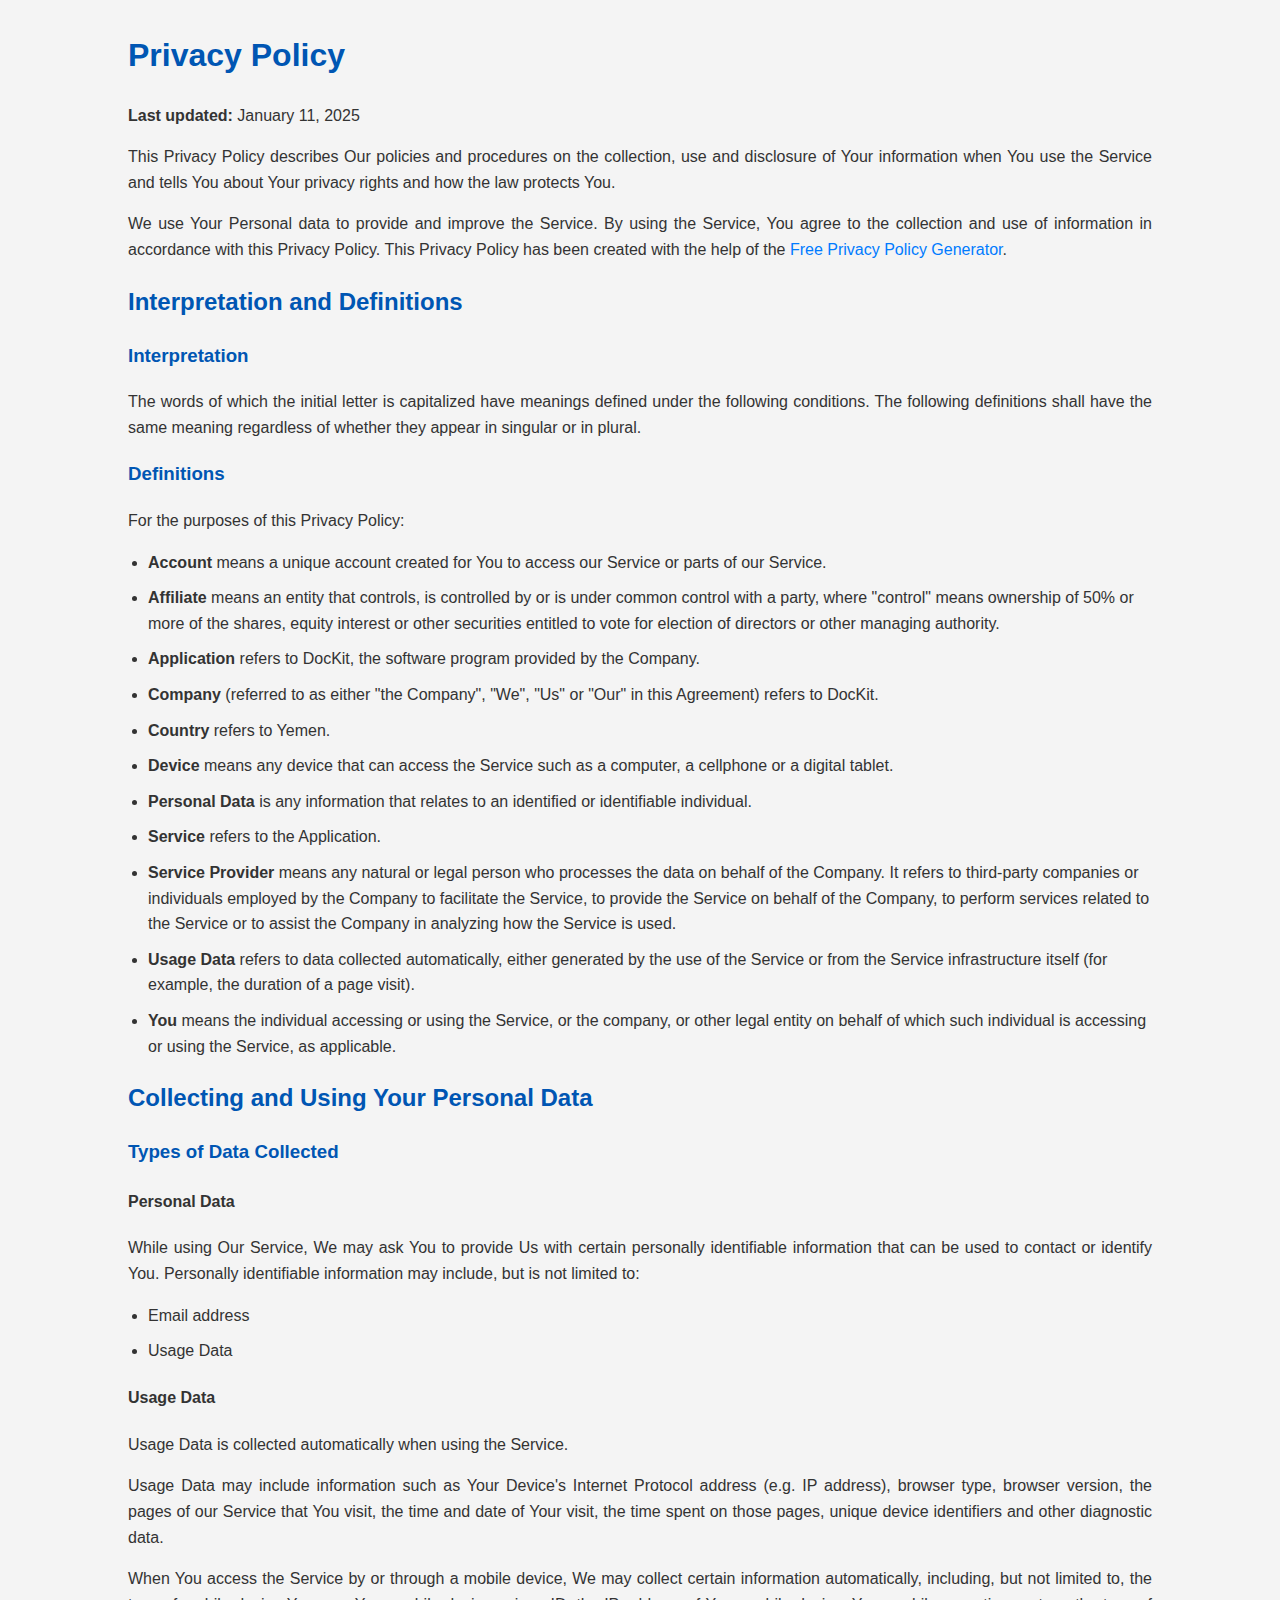
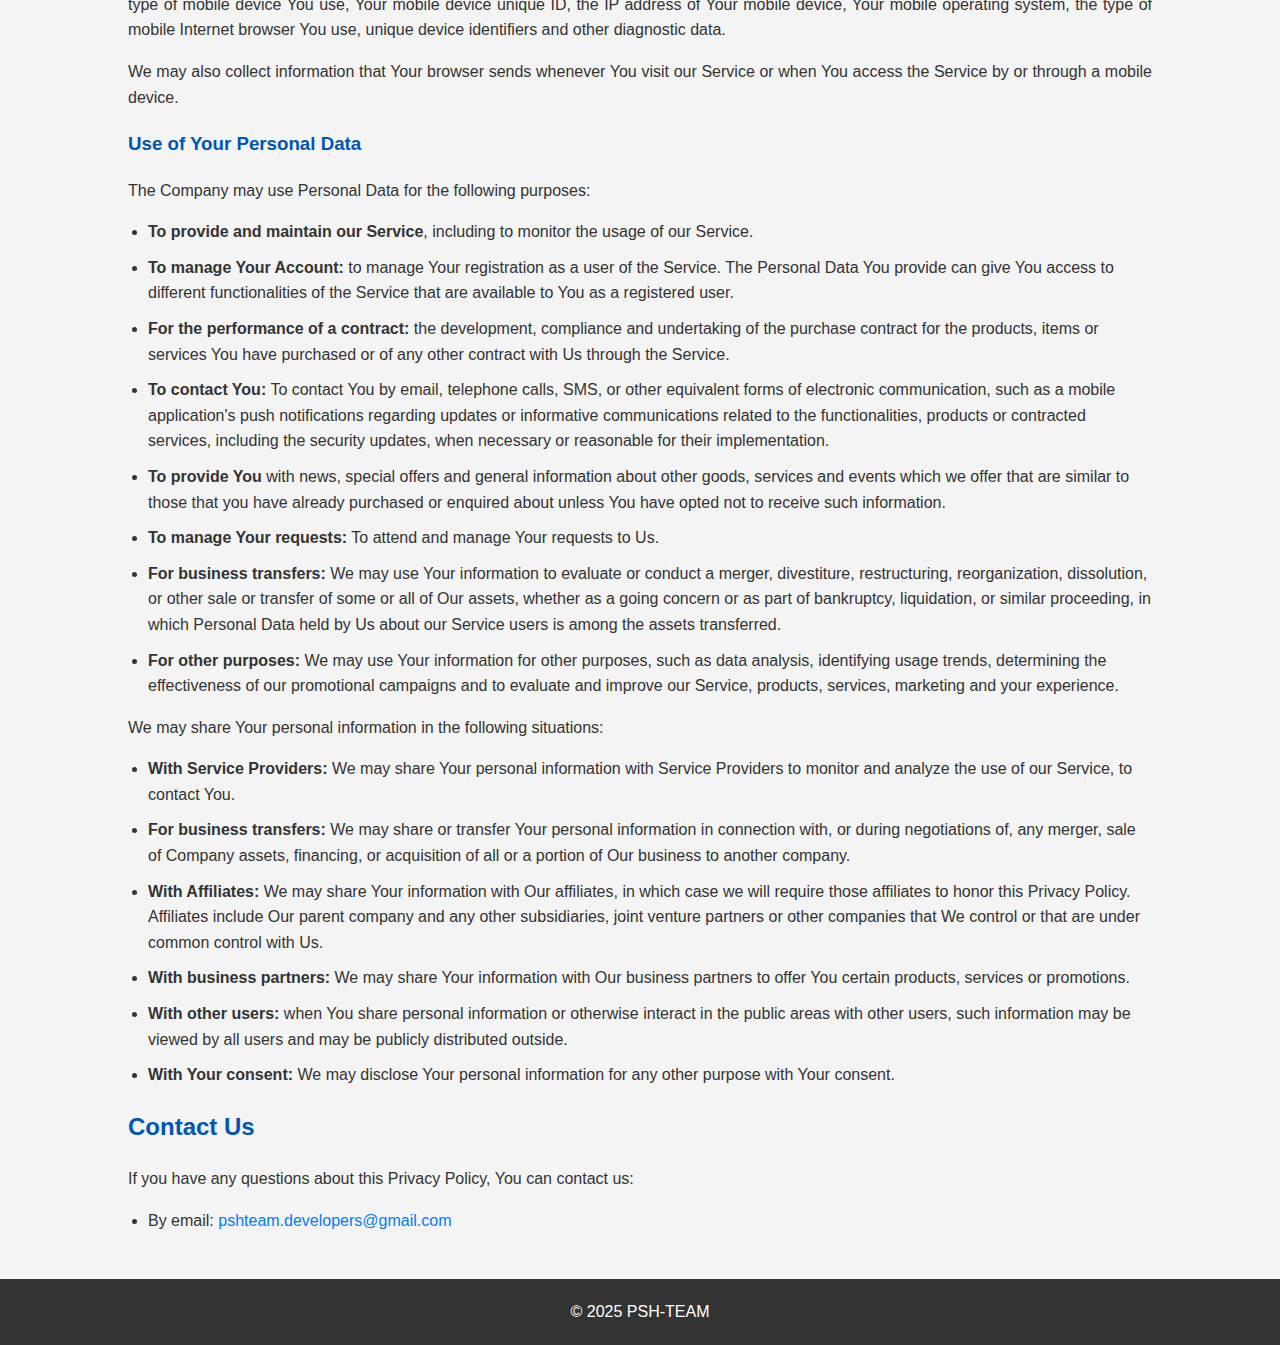
<file: privacy-policies/dockit/index.html>
<!DOCTYPE html>
<html lang="en">
<head>
<meta charset="UTF-8">
<meta name="viewport" content="width=device-width, initial-scale=1.0">
<title>Privacy Policy</title>
<style>
    body {
        font-family: Arial, sans-serif;
        line-height: 1.6;
        margin: 0;
        padding: 0;
        background: #f4f4f4;
        color: #333;
    }
    .container {
        width: 80%;
        margin: auto;
        overflow: hidden;
        padding: 0 20px;
    }
    h1, h2, h3 {
        color: #0056b3;
    }
    h1 {
        margin-top: 30px;
    }
    p {
        text-align: justify;
    }
    ul {
        list-style-position: outside;
        padding-left: 20px;
    }
    ul li {
        margin-bottom: 10px;
    }
    a {
        color: #007bff;
        text-decoration: none;
    }
    a:hover {
        text-decoration: underline;
    }
    .footer {
        background: #333;
        color: #fff;
        text-align: center;
        padding: 20px;
        margin-top: 30px;
    }
</style>
</head>
<body>
    <div class="container">
        
<h1>Privacy Policy</h1>
<p><strong>Last updated:</strong> January 11, 2025</p>
<p>This Privacy Policy describes Our policies and procedures on the collection, use and disclosure of Your information
    when You use the Service and tells You about Your privacy rights and how the law protects You.</p>
<p>We use Your Personal data to provide and improve the Service. By using the Service, You agree to the collection and
    use of information in accordance with this Privacy Policy. This Privacy Policy has been created with the help of the
    <a href="https://www.freeprivacypolicy.com/free-privacy-policy-generator/" target="_blank">Free Privacy Policy
        Generator</a>.</p>

<h2>Interpretation and Definitions</h2>

<h3>Interpretation</h3>
<p>The words of which the initial letter is capitalized have meanings defined under the following conditions. The
    following definitions shall have the same meaning regardless of whether they appear in singular or in plural.</p>

<h3>Definitions</h3>
<p>For the purposes of this Privacy Policy:</p>
<ul>
    <li><strong>Account</strong> means a unique account created for You to access our Service or parts of our Service.
    </li>
    <li><strong>Affiliate</strong> means an entity that controls, is controlled by or is under common control with a
        party, where "control" means ownership of 50% or more of the shares, equity interest or other securities
        entitled to vote for election of directors or other managing authority.</li>
    <li><strong>Application</strong> refers to DocKit, the software program provided by the Company.</li>
    <li><strong>Company</strong> (referred to as either "the Company", "We", "Us" or "Our" in this Agreement) refers to
        DocKit.</li>
    <li><strong>Country</strong> refers to Yemen.</li>
    <li><strong>Device</strong> means any device that can access the Service such as a computer, a cellphone or a
        digital tablet.</li>
    <li><strong>Personal Data</strong> is any information that relates to an identified or identifiable individual.</li>
    <li><strong>Service</strong> refers to the Application.</li>
    <li><strong>Service Provider</strong> means any natural or legal person who processes the data on behalf of the
        Company. It refers to third-party companies or individuals employed by the Company to facilitate the Service, to
        provide the Service on behalf of the Company, to perform services related to the Service or to assist the
        Company in analyzing how the Service is used.</li>
    <li><strong>Usage Data</strong> refers to data collected automatically, either generated by the use of the Service
        or from the Service infrastructure itself (for example, the duration of a page visit).</li>
    <li><strong>You</strong> means the individual accessing or using the Service, or the company, or other legal entity
        on behalf of which such individual is accessing or using the Service, as applicable.</li>
</ul>

<h2>Collecting and Using Your Personal Data</h2>

<h3>Types of Data Collected</h3>

<h4>Personal Data</h4>
<p>While using Our Service, We may ask You to provide Us with certain personally identifiable information that can be
    used to contact or identify You. Personally identifiable information may include, but is not limited to:</p>
<ul>
    <li>Email address</li>
    <li>Usage Data</li>
</ul>

<h4>Usage Data</h4>
<p>Usage Data is collected automatically when using the Service.</p>
<p>Usage Data may include information such as Your Device's Internet Protocol address (e.g. IP address), browser type,
    browser version, the pages of our Service that You visit, the time and date of Your visit, the time spent on those
    pages, unique device identifiers and other diagnostic data.</p>
<p>When You access the Service by or through a mobile device, We may collect certain information automatically,
    including, but not limited to, the type of mobile device You use, Your mobile device unique ID, the IP address of
    Your mobile device, Your mobile operating system, the type of mobile Internet browser You use, unique device
    identifiers and other diagnostic data.</p>
<p>We may also collect information that Your browser sends whenever You visit our Service or when You access the Service
    by or through a mobile device.</p>

<h3>Use of Your Personal Data</h3>
<p>The Company may use Personal Data for the following purposes:</p>
<ul>
    <li><strong>To provide and maintain our Service</strong>, including to monitor the usage of our Service.</li>
    <li><strong>To manage Your Account:</strong> to manage Your registration as a user of the Service. The Personal Data
        You provide can give You access to different functionalities of the Service that are available to You as a
        registered user.</li>
    <li><strong>For the performance of a contract:</strong> the development, compliance and undertaking of the purchase
        contract for the products, items or services You have purchased or of any other contract with Us through the
        Service.</li>
    <li><strong>To contact You:</strong> To contact You by email, telephone calls, SMS, or other equivalent forms of
        electronic communication, such as a mobile application's push notifications regarding updates or informative
        communications related to the functionalities, products or contracted services, including the security updates,
        when necessary or reasonable for their implementation.</li>
    <li><strong>To provide You</strong> with news, special offers and general information about other goods, services
        and events which we offer that are similar to those that you have already purchased or enquired about unless You
        have opted not to receive such information.</li>
    <li><strong>To manage Your requests:</strong> To attend and manage Your requests to Us.</li>
    <li><strong>For business transfers:</strong> We may use Your information to evaluate or conduct a merger,
        divestiture, restructuring, reorganization, dissolution, or other sale or transfer of some or all of Our assets,
        whether as a going concern or as part of bankruptcy, liquidation, or similar proceeding, in which Personal Data
        held by Us about our Service users is among the assets transferred.</li>
    <li><strong>For other purposes:</strong> We may use Your information for other purposes, such as data analysis,
        identifying usage trends, determining the effectiveness of our promotional campaigns and to evaluate and improve
        our Service, products, services, marketing and your experience.</li>
</ul>

<p>We may share Your personal information in the following situations:</p>
<ul>
    <li><strong>With Service Providers:</strong> We may share Your personal information with Service Providers to
        monitor and analyze the use of our Service, to contact You.</li>
    <li><strong>For business transfers:</strong> We may share or transfer Your personal information in connection with,
        or during negotiations of, any merger, sale of Company assets, financing, or acquisition of all or a portion of
        Our business to another company.</li>
    <li><strong>With Affiliates:</strong> We may share Your information with Our affiliates, in which case we will
        require those affiliates to honor this Privacy Policy. Affiliates include Our parent company and any other
        subsidiaries, joint venture partners or other companies that We control or that are under common control with
        Us.</li>
    <li><strong>With business partners:</strong> We may share Your information with Our business partners to offer You
        certain products, services or promotions.</li>
    <li><strong>With other users:</strong> when You share personal information or otherwise interact in the public areas
        with other users, such information may be viewed by all users and may be publicly distributed outside.</li>
    <li><strong>With Your consent:</strong> We may disclose Your personal information for any other purpose with Your
        consent.</li>
</ul>


<h2>Contact Us</h2>
<p>If you have any questions about this Privacy Policy, You can contact us:</p>
<ul>
    <li>By email: <a href="mailto:pshteam.developers@gmail.com">pshteam.developers@gmail.com</a></li>
</ul>
    </div>
    <div class="footer">
        &copy; 2025 PSH-TEAM
    </div>
</body>
</html>
</file>
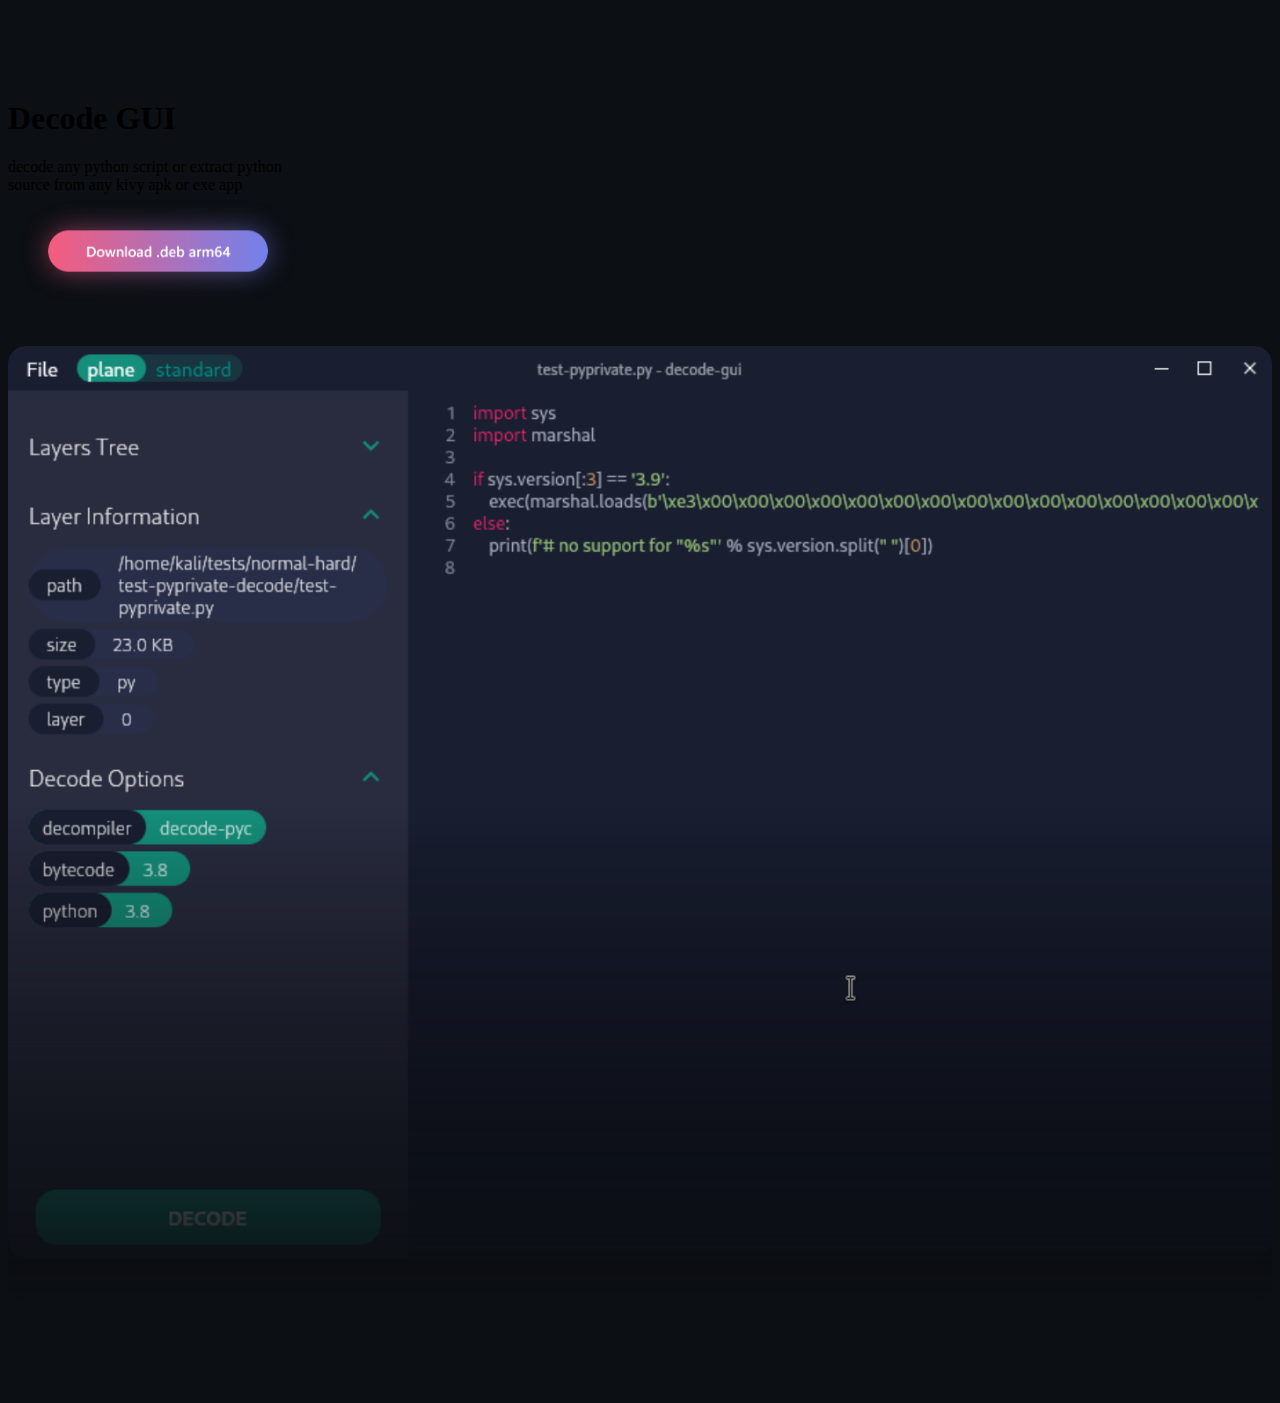
<file: projects/decode-gui/index.html>
<!DOCTYPE html>
<html lang="en">

<head>
    <base href="/projects/decode-gui/">

    <meta charset="utf-8" />
    <meta name="description" content="Author: PSH-TEAM, Category: Apps" />
    <meta name="google-site-verification" content="+nxGUDJ4QpAZ5l9Bsjdi102tLVC21AIh5d1Nl23908vVuFHs34=" />
    <meta name="robots" content="decode-gui, download decode-gui, decode python scripts" />
    <meta name="googlebot" content="decode-gui, download decode-gui, decode python scripts" />

    <!-- title -->
    <title>···</title>
    <meta property='og:title' content='decode-gui'>
    <meta name='twitter:title' content='decode-gui'>

    <!-- description -->
    <meta name='description'
        content='decode any python script or extract python<br>source from any kivy apk or exe app'>
    <meta property='og:description'
        content='decode any python script or extract python<br>source from any kivy apk or exe app'>
    <meta name='twitter:description'
        content='decode any python script or extract python<br>source from any kivy apk or exe app'>

    <!-- image -->
    <meta property="og:image" content="images/logo.png">
    <meta name="twitter:image" content="images/logo.png">

    <meta http-equiv="X-UA-Compatible" content="IE=edge">
    <meta name="viewport" content="width=device-width, initial-scale=1.0">
    <title>decode-gui</title>

    <link href="https://cdn.jsdelivr.net/npm/bootstrap@5.2.0/dist/css/bootstrap.min.css" rel="stylesheet"
        integrity="sha384-gH2yIJqKdNHPEq0n4Mqa/HGKIhSkIHeL5AyhkYV8i59U5AR6csBvApHHNl/vI1Bx" crossorigin="anonymous">

    <style>
        body {
            background-color: #0C0F14;
        }
    </style>

</head>

<body>
    <div class="container text-center text-light" style="margin-top: 100px;">
        <h1>Decode GUI</h1>
        <p>decode any python script or extract python<br>source from any kivy apk or exe app</p>
        <a href="packages/decode-gui_0.0.1_amd64.deb?raw=true"><img style="width: 300px; margin-top: -20px;"
                src="images/download-button.png"></a>
    </div>
    <div class="container text-center text-light p-5" style="margin-top: 50px; margin-bottom: 100px;">
        <img style="width: 100%; margin-top: -20px;" src="images/screenshot-1.png">
    </div>

    <script src="https://cdn.jsdelivr.net/npm/bootstrap@5.2.0/dist/js/bootstrap.bundle.min.js"
        integrity="sha384-A3rJD856KowSb7dwlZdYEkO39Gagi7vIsF0jrRAoQmDKKtQBHUuLZ9AsSv4jD4Xa"
        crossorigin="anonymous"></script>
</body>

</html>
</file>
